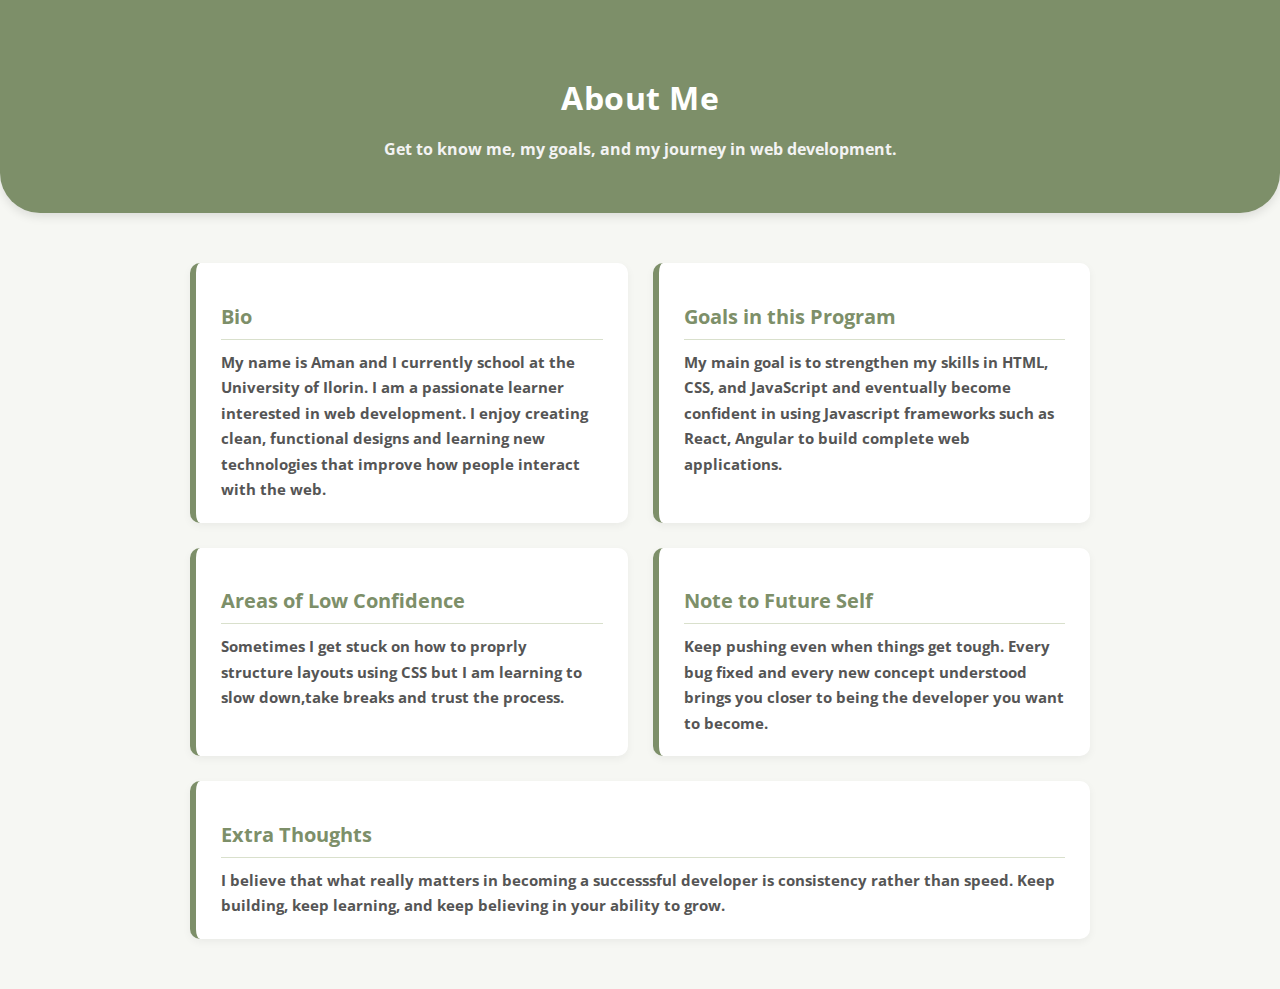
<file: about.html>
<!DOCTYPE html>
<html lang="en">

<head>
    <meta charset="UTF-8">
    <meta name="viewport" content="width=device-width, initial-scale=1.0">
    <title>About Me</title>
    <link rel="stylesheet" href="about.css">

</head>

<body>
    <header>
        <h1>About Me</h1>
        <p>Get to know me, my goals, and my journey in web development.</p>
    </header>

    <main data-test-id="test-about-page">
        <section data-test-id="test-about-bio">
            <h2>Bio</h2>
            <p>My name is Aman and I currently school at the University of Ilorin. I am a passionate learner interested
                in web development. I enjoy creating clean, functional designs and
                learning new technologies that improve how people interact with the web.</p>
        </section>

        <section data-test-id="test-about-goals">
            <h2>Goals in this Program</h2>
            <p>My main goal is to strengthen my skills in HTML, CSS, and JavaScript and eventually become confident in
                using Javascript frameworks such as React, Angular to build complete web applications.</p>
        </section>

        <section data-test-id="test-about-confidence">
            <h2>Areas of Low Confidence</h2>
            <p>Sometimes I get stuck on how to proprly structure layouts using CSS but I am learning to slow
                down,take breaks and trust the process.</p>
        </section>

        <section data-test-id="test-about-future-note">
            <h2>Note to Future Self</h2>
            <p>Keep pushing even when things get tough. Every bug fixed and every new concept understood brings you
                closer to being the developer you want to become.</p>
        </section>

        <section data-test-id="test-about-extra">
            <h2>Extra Thoughts</h2>
            <p>I believe that what really matters in becoming a successsful developer is consistency rather than speed.
                Keep building, keep learning, and keep believing in your ability to
                grow.</p>
        </section>
    </main>

</body>

</html>
</file>
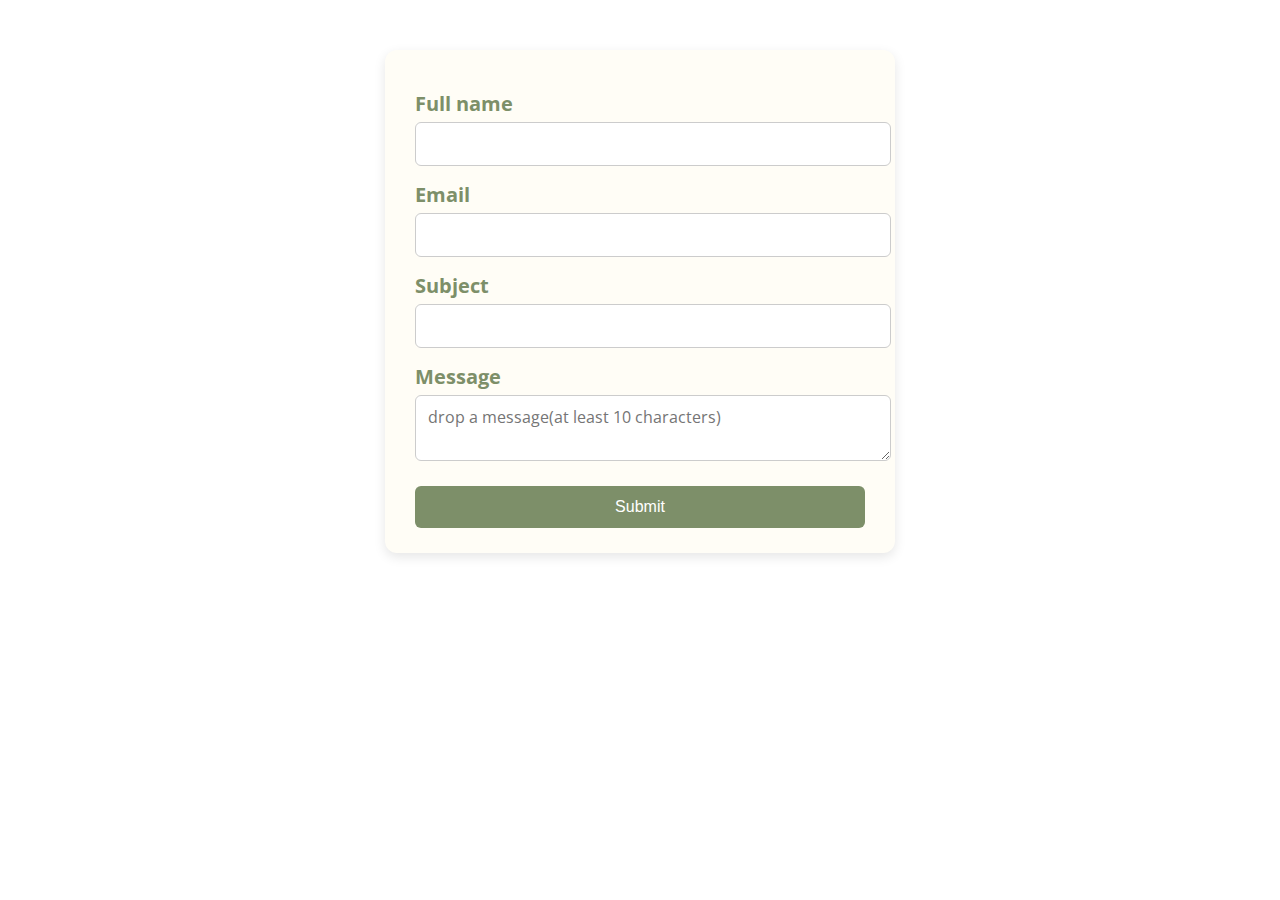
<file: contact.html>
<!DOCTYPE html>
<html lang="en">

<head>
    <meta charset="UTF-8">
    <meta name="viewport" content="width=device-width, initial-scale=1.0">
    <title>Contact</title>
    <link rel="stylesheet" href="contact.css">
</head>

<body>
    <form id="form" action="https://formspree.io/f/YOUR_FORM_ID" method="POST" novalidate>

        <label for="name">Full name</label>
        <input id="name" type="text" data-test-id="test-contact-name" required><br>

        <label for="email">Email</label>
        <input id="email" type="email" data-test-id="test-contact-email" aria-describedby="error" required><br>
        <span id="error" data-testid="test-contact-error-email">Kindly enter a valid email address</span>

        <label for="subject">Subject</label>
        <input id="subject" type="text" data-test-id="test-contact-subject" required><br>

        <label for="message">Message</label>
        <textarea id="message" minlength="10" placeholder="drop a message(at least 10 characters)" data-test-id="test-contact-message" required></textarea><br>

        <button type="submit" data-test-id="test-contact-submit">Submit</button>
        <p id="success" data-test-id="test-contact-success">Form Submitted Successfully</p>
    </form>
    <script src="contact.js"></script>
</body>


</html>
</file>
<file: about.css>
@import url('https://fonts.googleapis.com/css2?family=Open+Sans:wght@400;700&display=swap');


body {
    font-family: 'Open Sans', sans-serif;
    background-color: #f6f7f3;
    color: #333;
    margin: 0;
    padding: 0;
    line-height: 1.7;
}

header {
    text-align: center;
    background-color: #7d8f69;
    color: #fff;
    padding: 50px 20px;
    border-bottom-left-radius: 40px;
    border-bottom-right-radius: 40px;
    box-shadow: 0 4px 10px rgba(0, 0, 0, 0.1);
    font-weight: 700;

}

header h1 {
    font-size: 32px;
    font-weight: 700;
    margin-bottom: 10px;
    letter-spacing: 0.5px;
}

header p {
    font-size: 16px;
    color: #f3f3f3;
    font-weight: 700;
}

main {
    max-width: 900px;
    margin: 50px auto;
    padding: 0 20px;
}

section {
    background-color: #ffffff;
    border-left: 6px solid #7d8f69;
    border-radius: 10px;
    padding: 20px 25px;
    margin-bottom: 25px;
    box-shadow: 0 3px 8px rgba(0, 0, 0, 0.05);
    transition: transform 0.2s ease, box-shadow 0.2s ease;
}

section:hover {
    transform: translateY(-4px);
    box-shadow: 0 5px 14px rgba(0, 0, 0, 0.08);
}

h2 {
    color: #7d8f69;
    margin-bottom: 10px;
    font-size: 20px;
    border-bottom: 1px solid #d9e0cc;
    padding-bottom: 5px;
    font-weight: 700;

}

p {
    font-size: 15px;
    color: #555;
    margin: 0;
    font-weight: 700;

}

@media (min-width: 768px) {
    main {
        display: grid;
        grid-template-columns: repeat(2, 1fr);
        gap: 25px;
    }

    section {
        margin-bottom: 0;
    }

    section:nth-child(5) {
        grid-column: span 2;
    }
}
</file>
<file: contact.css>
@import url('https://fonts.googleapis.com/css2?family=Open+Sans:wght@400;700&display=swap');

form {
    max-width: 450px;
    margin: 50px auto;
    background: #fffdf6;
    padding: 25px 30px;
    border-radius: 12px;
    box-shadow: 0 4px 12px rgba(0, 0, 0, 0.1);
    font-family: 'Open Sans', sans-serif;
    transition: 0.3s;
}

form:hover {
transform:translateY(-10px);
}

label {
    display: block;
    margin-top: 15px;
    font-weight: 500;
    color: #7d8f69;
    font-size: 20px;
    font-weight: 700;

}

input,
textarea {
    width: 100%;
    padding: 10px 12px;
    margin-top: 5px;
    border: 1px solid #ccc;
    border-radius: 6px;
    font-size: 1rem;
    font-family: inherit;
    resize: vertical;
    transition: border-color 0.3s ease, box-shadow 0.3s ease;
}

input:focus,
textarea:focus {
    outline: none;
    border-color: #fffdf6;
    box-shadow: 0 0 4px rgba(0, 123, 255, 0.4);
}

button {
    display: block;
    width: 100%;
    background: #7d8f69;
    color: white;
    padding: 12px;
    border: none;
    border-radius: 6px;
    font-size: 1rem;
    font-weight: 500;
    cursor: pointer;
    margin-top: 20px;
    transition: 0.3s ease;
}

button:hover,
button:focus {
    background: #6f8951;
}

#success {
    color: green;
    font-weight: bold;
    margin-top: 10px;
    display: none;
}

#error {
    color: red;
    font-weight: bold;
    margin-top: -6px;
    display: none;
}
</file>
